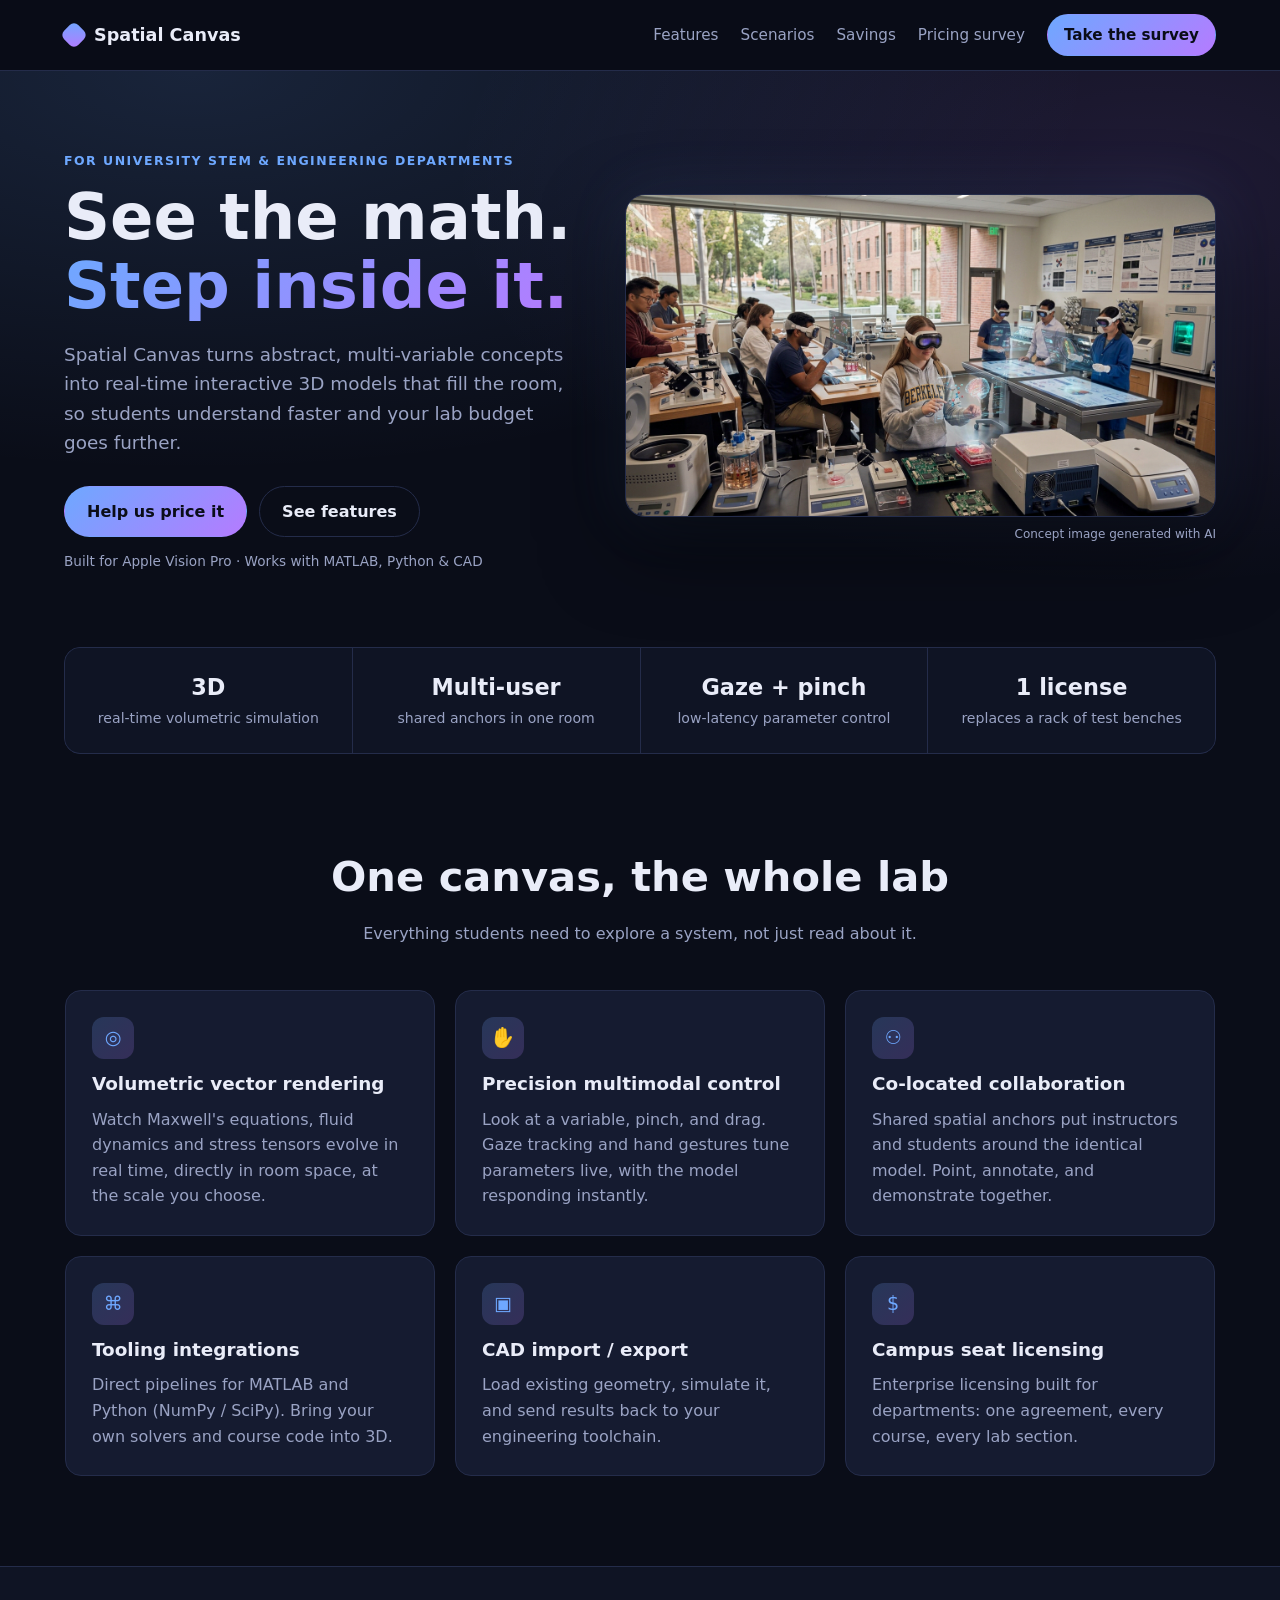
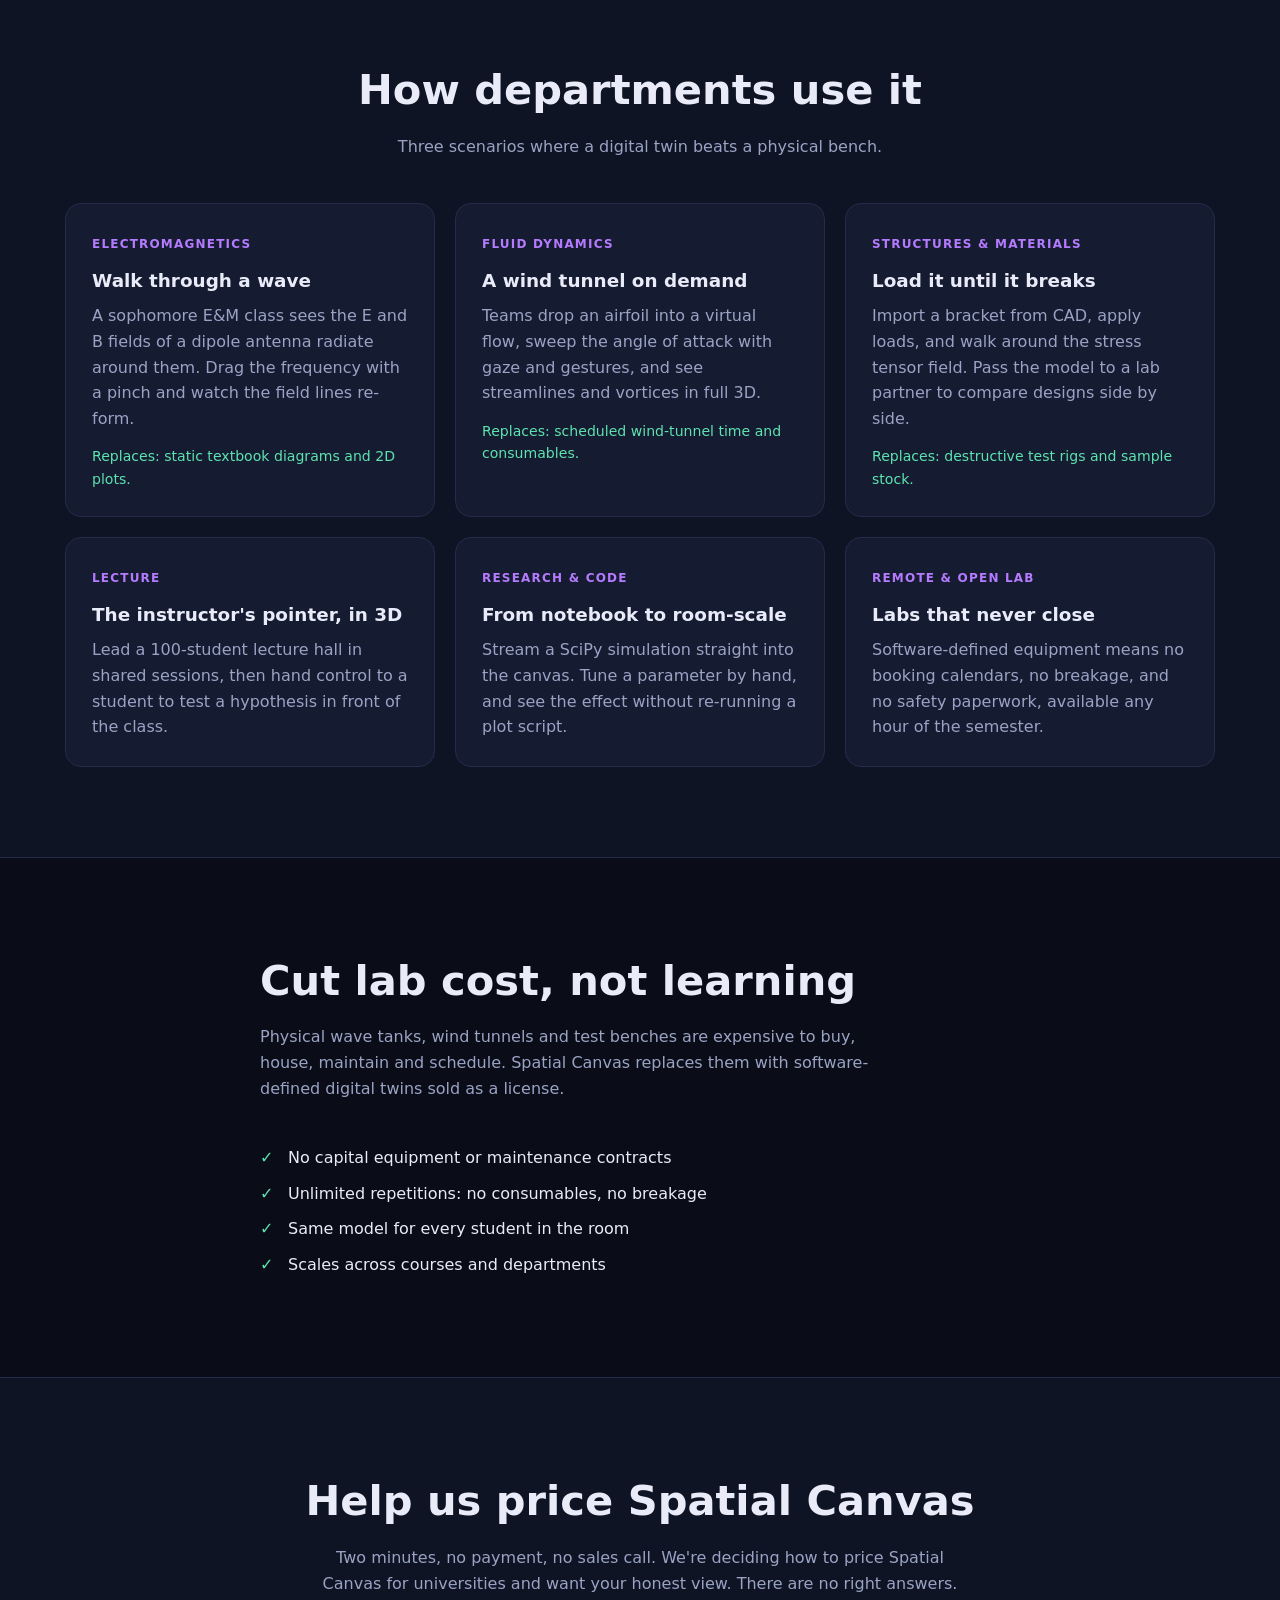
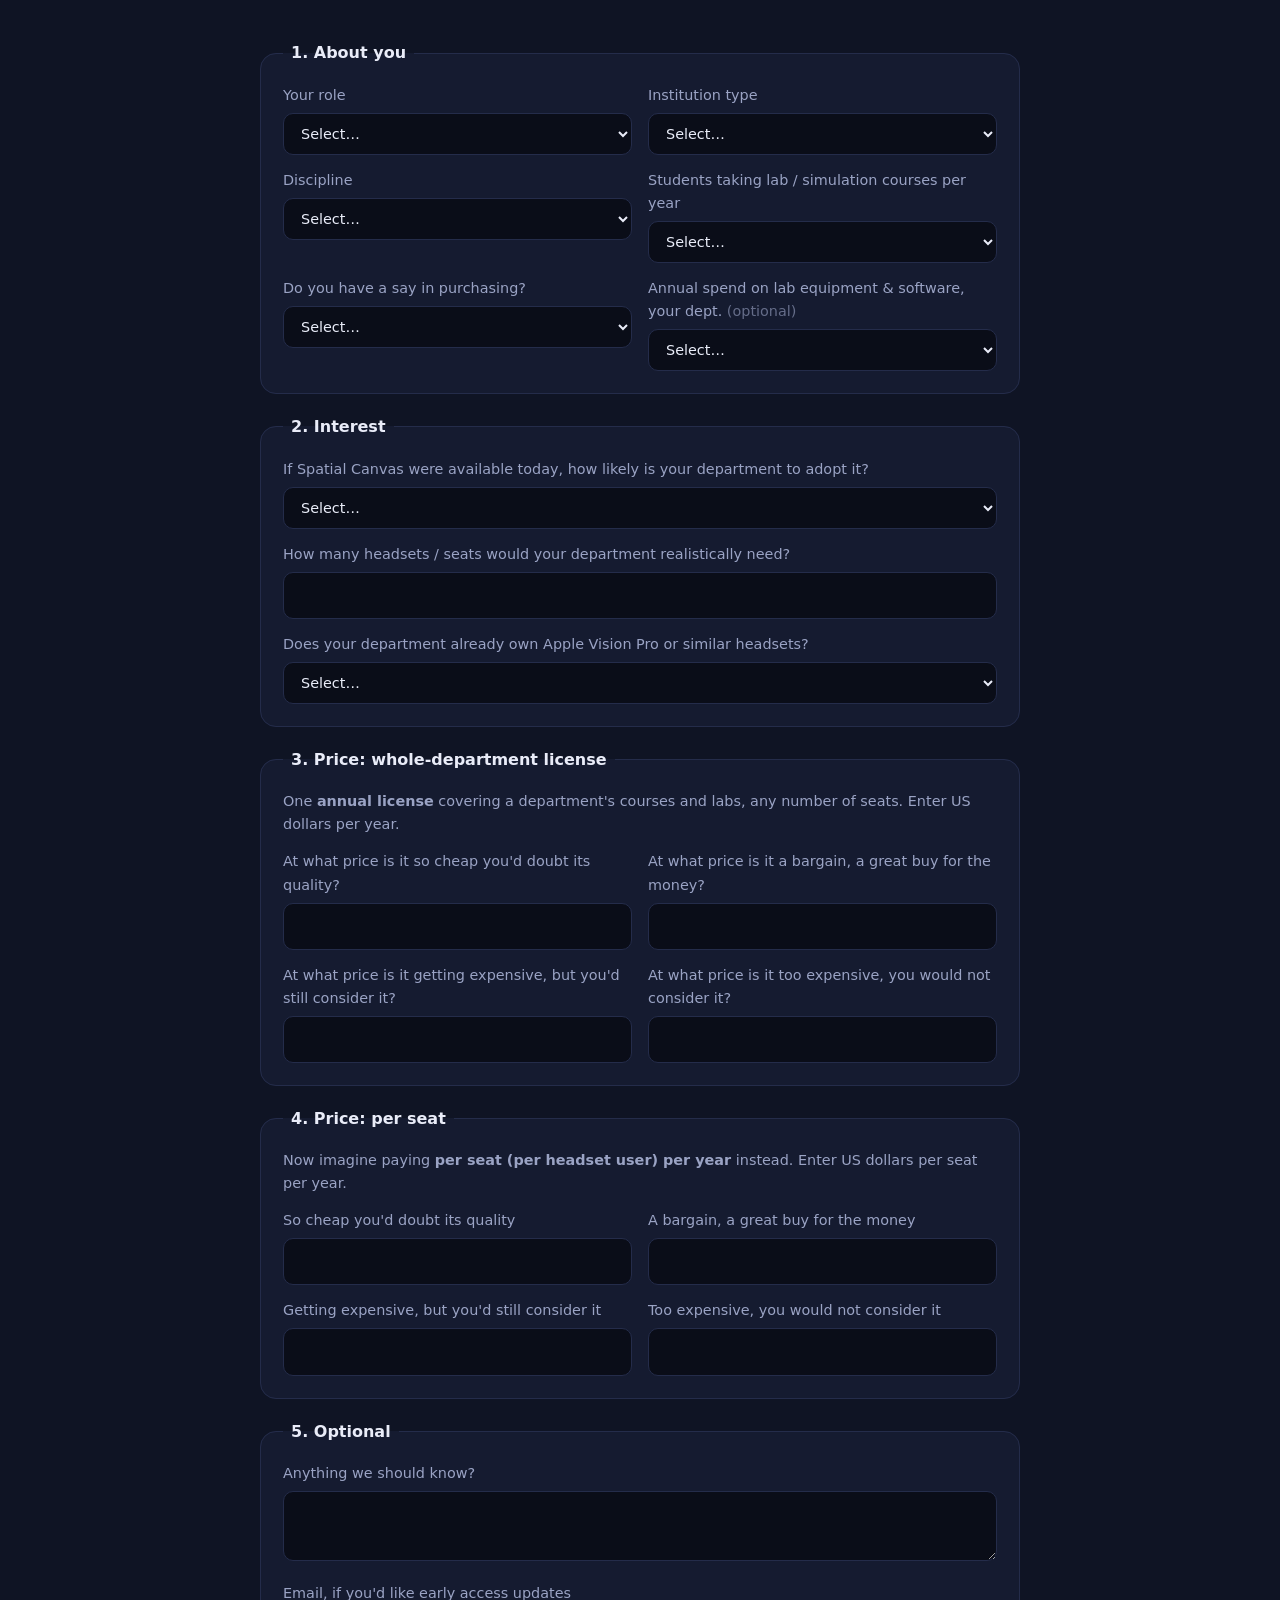
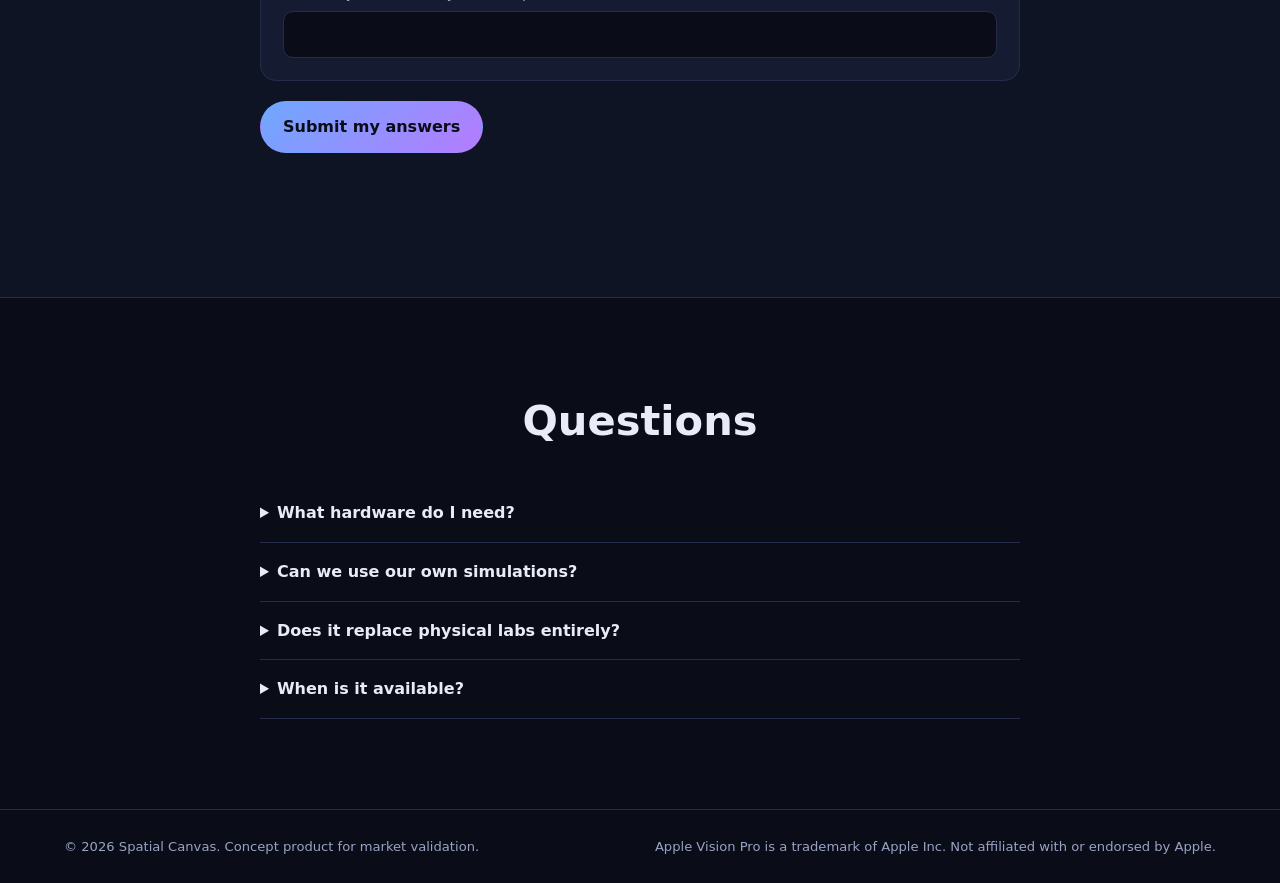
<file: index.html>
<!DOCTYPE html>
<html lang="en">
<head>
  <meta charset="utf-8">
  <meta name="viewport" content="width=device-width, initial-scale=1">
  <title>Spatial Canvas — Interactive 3D STEM labs for Apple Vision Pro</title>
  <meta name="description" content="Spatial Canvas turns Maxwell's equations, fluid dynamics and stress tensors into real-time interactive models in your classroom. Software-defined digital twins for university STEM departments.">
  <link rel="stylesheet" href="styles.css">
</head>
<body>
  <header class="nav">
    <a class="logo" href="#top"><span class="logo-mark"></span>Spatial Canvas</a>
    <nav>
      <a href="#features">Features</a>
      <a href="#scenarios">Scenarios</a>
      <a href="#savings">Savings</a>
      <a href="#survey">Pricing survey</a>
      <a class="btn btn-small" href="#survey">Take the survey</a>
    </nav>
  </header>

  <main id="top">
    <section class="hero">
      <div class="hero-text">
        <p class="eyebrow">For university STEM &amp; engineering departments</p>
        <h1>See the math. <span class="grad">Step inside it.</span></h1>
        <p class="lead">Spatial Canvas turns abstract, multi-variable concepts into real-time interactive 3D models that fill the room, so students understand faster and your lab budget goes further.</p>
        <div class="cta-row">
          <a class="btn" href="#survey">Help us price it</a>
          <a class="btn btn-ghost" href="#features">See features</a>
        </div>
        <p class="fine">Built for Apple Vision Pro · Works with MATLAB, Python &amp; CAD</p>
      </div>
      <figure class="hero-img">
        <img src="assets/hero.jpg" alt="Students and instructors in a university lab using Apple Vision headsets to manipulate holographic 3D models">
        <figcaption>Concept image generated with AI</figcaption>
      </figure>
    </section>

    <section class="stats">
      <div><strong>3D</strong><span>real-time volumetric simulation</span></div>
      <div><strong>Multi-user</strong><span>shared anchors in one room</span></div>
      <div><strong>Gaze + pinch</strong><span>low-latency parameter control</span></div>
      <div><strong>1 license</strong><span>replaces a rack of test benches</span></div>
    </section>

    <section id="features" class="section">
      <h2>One canvas, the whole lab</h2>
      <p class="sub">Everything students need to explore a system, not just read about it.</p>
      <div class="grid g3">
        <article class="card">
          <div class="icon">◎</div>
          <h3>Volumetric vector rendering</h3>
          <p>Watch Maxwell's equations, fluid dynamics and stress tensors evolve in real time, directly in room space, at the scale you choose.</p>
        </article>
        <article class="card">
          <div class="icon">✋</div>
          <h3>Precision multimodal control</h3>
          <p>Look at a variable, pinch, and drag. Gaze tracking and hand gestures tune parameters live, with the model responding instantly.</p>
        </article>
        <article class="card">
          <div class="icon">⚇</div>
          <h3>Co-located collaboration</h3>
          <p>Shared spatial anchors put instructors and students around the identical model. Point, annotate, and demonstrate together.</p>
        </article>
        <article class="card">
          <div class="icon">⌘</div>
          <h3>Tooling integrations</h3>
          <p>Direct pipelines for MATLAB and Python (NumPy / SciPy). Bring your own solvers and course code into 3D.</p>
        </article>
        <article class="card">
          <div class="icon">▣</div>
          <h3>CAD import / export</h3>
          <p>Load existing geometry, simulate it, and send results back to your engineering toolchain.</p>
        </article>
        <article class="card">
          <div class="icon">$</div>
          <h3>Campus seat licensing</h3>
          <p>Enterprise licensing built for departments: one agreement, every course, every lab section.</p>
        </article>
      </div>
    </section>

    <section id="scenarios" class="section alt">
      <h2>How departments use it</h2>
      <p class="sub">Three scenarios where a digital twin beats a physical bench.</p>
      <div class="grid g3">
        <article class="scenario">
          <span class="tag">Electromagnetics</span>
          <h3>Walk through a wave</h3>
          <p>A sophomore E&amp;M class sees the E and B fields of a dipole antenna radiate around them. Drag the frequency with a pinch and watch the field lines re-form.</p>
          <p class="outcome">Replaces: static textbook diagrams and 2D plots.</p>
        </article>
        <article class="scenario">
          <span class="tag">Fluid dynamics</span>
          <h3>A wind tunnel on demand</h3>
          <p>Teams drop an airfoil into a virtual flow, sweep the angle of attack with gaze and gestures, and see streamlines and vortices in full 3D.</p>
          <p class="outcome">Replaces: scheduled wind-tunnel time and consumables.</p>
        </article>
        <article class="scenario">
          <span class="tag">Structures &amp; materials</span>
          <h3>Load it until it breaks</h3>
          <p>Import a bracket from CAD, apply loads, and walk around the stress tensor field. Pass the model to a lab partner to compare designs side by side.</p>
          <p class="outcome">Replaces: destructive test rigs and sample stock.</p>
        </article>
        <article class="scenario">
          <span class="tag">Lecture</span>
          <h3>The instructor's pointer, in 3D</h3>
          <p>Lead a 100-student lecture hall in shared sessions, then hand control to a student to test a hypothesis in front of the class.</p>
        </article>
        <article class="scenario">
          <span class="tag">Research &amp; code</span>
          <h3>From notebook to room-scale</h3>
          <p>Stream a SciPy simulation straight into the canvas. Tune a parameter by hand, and see the effect without re-running a plot script.</p>
        </article>
        <article class="scenario">
          <span class="tag">Remote &amp; open lab</span>
          <h3>Labs that never close</h3>
          <p>Software-defined equipment means no booking calendars, no breakage, and no safety paperwork, available any hour of the semester.</p>
        </article>
      </div>
    </section>

    <section id="savings" class="section">
      <div class="split single">
        <div>
          <h2>Cut lab cost, not learning</h2>
          <p class="sub left">Physical wave tanks, wind tunnels and test benches are expensive to buy, house, maintain and schedule. Spatial Canvas replaces them with software-defined digital twins sold as a license.</p>
          <ul class="checks">
            <li>No capital equipment or maintenance contracts</li>
            <li>Unlimited repetitions: no consumables, no breakage</li>
            <li>Same model for every student in the room</li>
            <li>Scales across courses and departments</li>
          </ul>
        </div>
      </div>
    </section>

    <section id="survey" class="section alt">
      <h2>Help us price Spatial Canvas</h2>
      <p class="sub">Two minutes, no payment, no sales call. We're deciding how to price Spatial Canvas for universities and want your honest view. There are no right answers.</p>
      <form id="survey-form" novalidate>
        <fieldset>
          <legend>1. About you</legend>
          <div class="row">
            <label>Your role
              <select name="role" required>
                <option value="">Select…</option>
                <option>Faculty / instructor</option>
                <option>Department chair / head</option>
                <option>Lab manager / technician</option>
                <option>Graduate student</option>
                <option>Undergraduate student</option>
                <option>IT / educational technology</option>
                <option>Other</option>
              </select>
            </label>
            <label>Institution type
              <select name="institution_type" required>
                <option value="">Select…</option>
                <option>Research university (R1/R2)</option>
                <option>Teaching-focused university</option>
                <option>Community college</option>
                <option>Other</option>
              </select>
            </label>
          </div>
          <div class="row">
            <label>Discipline
              <select name="discipline" required>
                <option value="">Select…</option>
                <option>Electrical / computer engineering</option>
                <option>Mechanical / aerospace engineering</option>
                <option>Civil / materials engineering</option>
                <option>Physics</option>
                <option>Chemistry / chemical engineering</option>
                <option>Mathematics</option>
                <option>Biology / bioengineering</option>
                <option>Other</option>
              </select>
            </label>
            <label>Students taking lab / simulation courses per year
              <select name="students_per_year" required>
                <option value="">Select…</option>
                <option>Under 50</option>
                <option>50–199</option>
                <option>200–499</option>
                <option>500–999</option>
                <option>1,000+</option>
              </select>
            </label>
          </div>
          <div class="row">
            <label>Do you have a say in purchasing?
              <select name="buying_role" required>
                <option value="">Select…</option>
                <option>I decide / approve</option>
                <option>I influence the decision</option>
                <option>No, but I use these tools</option>
              </select>
            </label>
            <label>Annual spend on lab equipment &amp; software, your dept. <span class="opt">(optional)</span>
              <select name="current_spend">
                <option value="">Select…</option>
                <option>Under $10k</option>
                <option>$10k–$50k</option>
                <option>$50k–$250k</option>
                <option>$250k+</option>
                <option>Not sure</option>
              </select>
            </label>
          </div>
        </fieldset>

        <fieldset>
          <legend>2. Interest</legend>
          <label>If Spatial Canvas were available today, how likely is your department to adopt it?
            <select name="intent" required>
              <option value="">Select…</option>
              <option value="5">Definitely would</option>
              <option value="4">Probably would</option>
              <option value="3">Might or might not</option>
              <option value="2">Probably would not</option>
              <option value="1">Definitely would not</option>
            </select>
          </label>
          <label>How many headsets / seats would your department realistically need?
            <input name="seats_needed" type="number" min="1" max="10000" step="1" required>
          </label>
          <label>Does your department already own Apple Vision Pro or similar headsets?
            <select name="owns_headsets" required>
              <option value="">Select…</option>
              <option>Yes</option>
              <option>No</option>
              <option>Not sure</option>
            </select>
          </label>
        </fieldset>

        <fieldset>
          <legend>3. Price: whole-department license</legend>
          <p class="hint">One <strong>annual license</strong> covering a department's courses and labs, any number of seats. Enter US dollars per year.</p>
          <div class="row">
            <label>At what price is it so cheap you'd doubt its quality?
              <input class="money" data-grp="dept" data-k="too_cheap" name="dept_too_cheap" type="number" min="0" step="any" required>
            </label>
            <label>At what price is it a bargain, a great buy for the money?
              <input class="money" data-grp="dept" data-k="cheap" name="dept_cheap" type="number" min="0" step="any" required>
            </label>
          </div>
          <div class="row">
            <label>At what price is it getting expensive, but you'd still consider it?
              <input class="money" data-grp="dept" data-k="expensive" name="dept_expensive" type="number" min="0" step="any" required>
            </label>
            <label>At what price is it too expensive, you would not consider it?
              <input class="money" data-grp="dept" data-k="too_expensive" name="dept_too_expensive" type="number" min="0" step="any" required>
            </label>
          </div>
        </fieldset>

        <fieldset>
          <legend>4. Price: per seat</legend>
          <p class="hint">Now imagine paying <strong>per seat (per headset user) per year</strong> instead. Enter US dollars per seat per year.</p>
          <div class="row">
            <label>So cheap you'd doubt its quality
              <input class="money" data-grp="seat" data-k="too_cheap" name="seat_too_cheap" type="number" min="0" step="any" required>
            </label>
            <label>A bargain, a great buy for the money
              <input class="money" data-grp="seat" data-k="cheap" name="seat_cheap" type="number" min="0" step="any" required>
            </label>
          </div>
          <div class="row">
            <label>Getting expensive, but you'd still consider it
              <input class="money" data-grp="seat" data-k="expensive" name="seat_expensive" type="number" min="0" step="any" required>
            </label>
            <label>Too expensive, you would not consider it
              <input class="money" data-grp="seat" data-k="too_expensive" name="seat_too_expensive" type="number" min="0" step="any" required>
            </label>
          </div>
        </fieldset>

        <fieldset>
          <legend>5. Optional</legend>
          <label>Anything we should know? <textarea name="notes" rows="2"></textarea></label>
          <label>Email, if you'd like early access updates <input name="email" type="email" autocomplete="email"></label>
        </fieldset>

        <input type="text" name="website" class="hp" tabindex="-1" autocomplete="off" aria-hidden="true">
        <button class="btn" type="submit">Submit my answers</button>
        <p id="form-msg" role="status"></p>
      </form>
    </section>

    <section id="faq" class="section">
      <h2>Questions</h2>
      <div class="faq">
        <details><summary>What hardware do I need?</summary><p>Spatial Canvas runs on Apple Vision Pro. Co-located sessions let several headsets share one model in the same room.</p></details>
        <details><summary>Can we use our own simulations?</summary><p>Yes. MATLAB and Python (NumPy / SciPy) pipelines let you stream your own solvers in, and CAD formats can be imported and exported.</p></details>
        <details><summary>Does it replace physical labs entirely?</summary><p>It's designed to replace the expensive, scarce, or hard-to-visualize setups, such as wind tunnels, wave tanks and test benches, and to complement hands-on work elsewhere.</p></details>
        <details><summary>When is it available?</summary><p>We're validating pricing with departments now. Leave your email in the survey above and we'll keep you posted.</p></details>
      </div>
    </section>

  </main>

  <footer>
    <span>© <span id="yr"></span> Spatial Canvas. Concept product for market validation.</span>
    <span>Apple Vision Pro is a trademark of Apple Inc. Not affiliated with or endorsed by Apple.</span>
  </footer>

  <script src="script.js"></script>
</body>
</html>
</file>
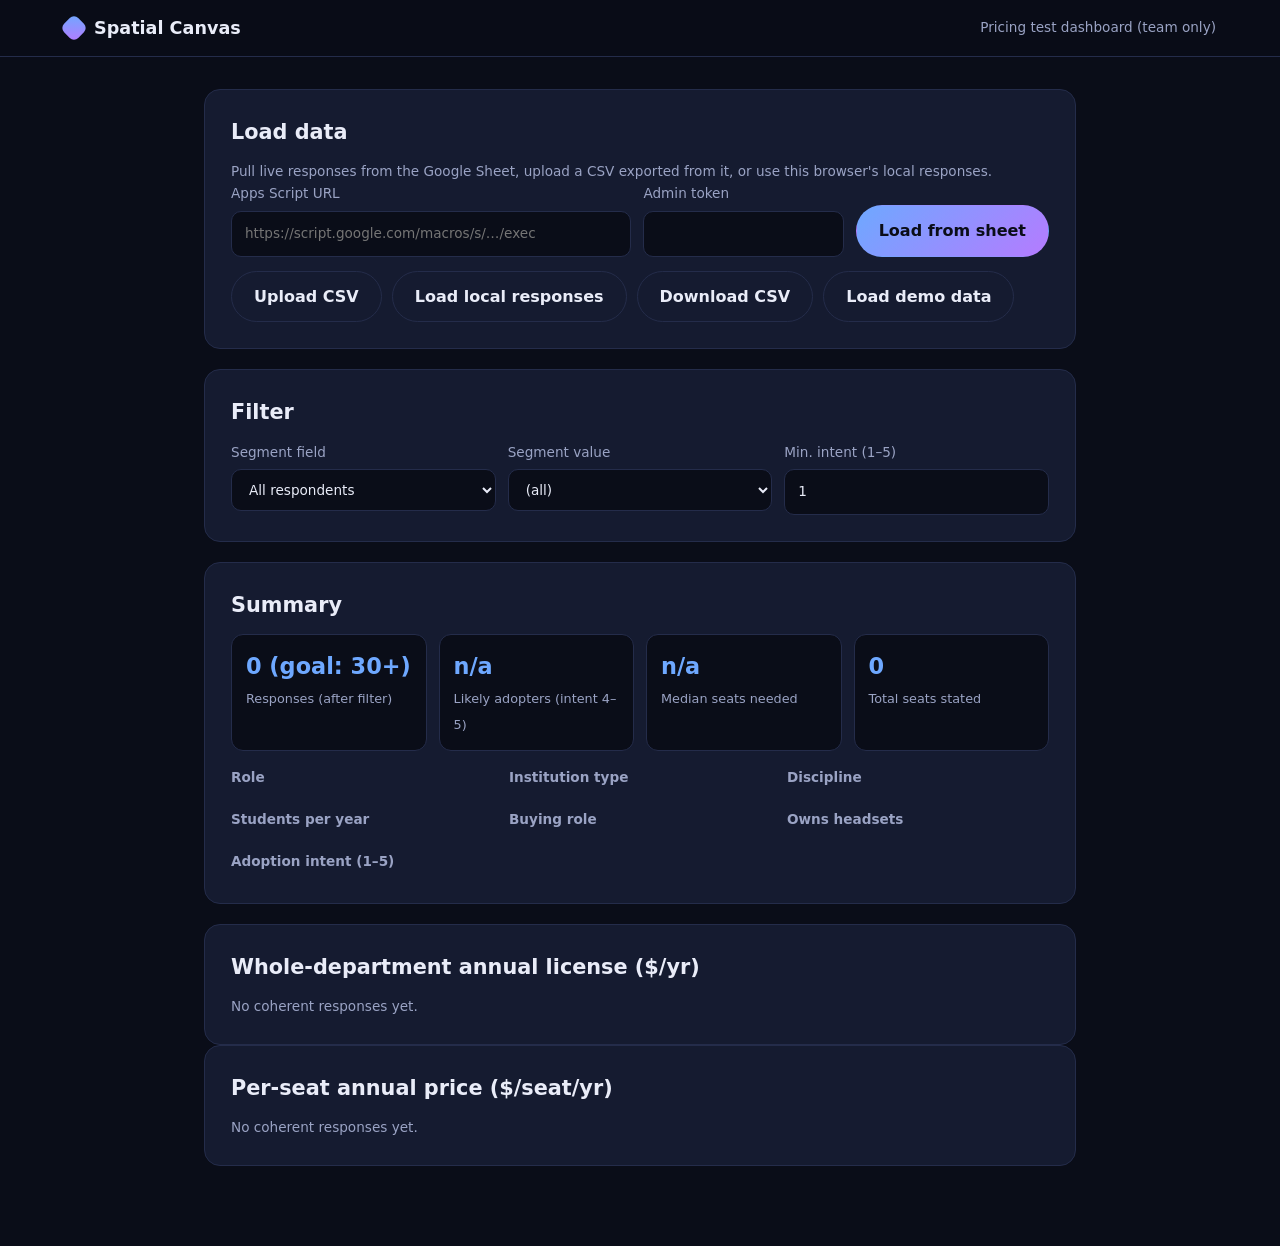
<file: admin.html>
<!DOCTYPE html>
<html lang="en">
<head>
  <meta charset="utf-8">
  <meta name="viewport" content="width=device-width, initial-scale=1">
  <meta name="robots" content="noindex,nofollow">
  <title>Spatial Canvas — Pricing test dashboard</title>
  <link rel="stylesheet" href="styles.css">
  <link rel="stylesheet" href="admin.css">
</head>
<body class="admin">
  <header class="nav">
    <a class="logo" href="index.html"><span class="logo-mark"></span>Spatial Canvas</a>
    <span class="fine">Pricing test dashboard (team only)</span>
  </header>

  <main class="wrap">
    <section class="card">
      <h2>Load data</h2>
      <p class="fine left">Pull live responses from the Google Sheet, upload a CSV exported from it, or use this browser's local responses.</p>
      <div class="row3">
        <label>Apps Script URL <input id="url" placeholder="https://script.google.com/macros/s/…/exec"></label>
        <label>Admin token <input id="token" type="password"></label>
        <button class="btn" id="load-remote">Load from sheet</button>
      </div>
      <div class="actions">
        <label class="btn btn-ghost">Upload CSV <input id="csv" type="file" accept=".csv" hidden></label>
        <button class="btn btn-ghost" id="load-local">Load local responses</button>
        <button class="btn btn-ghost" id="download">Download CSV</button>
        <button class="btn btn-ghost" id="demo">Load demo data</button>
      </div>
      <p id="status" class="fine left" role="status"></p>
    </section>

    <section class="card">
      <h2>Filter</h2>
      <div class="filters">
        <label>Segment field
          <select id="seg-field">
            <option value="">All respondents</option>
            <option value="role">Role</option>
            <option value="institution_type">Institution type</option>
            <option value="discipline">Discipline</option>
            <option value="students_per_year">Students per year</option>
            <option value="buying_role">Buying role</option>
            <option value="owns_headsets">Owns headsets</option>
            <option value="src">Source (?src=)</option>
            <option value="variant">Variant (?v=)</option>
          </select>
        </label>
        <label>Segment value <select id="seg-value"><option value="">(all)</option></select></label>
        <label>Min. intent (1–5) <input id="min-intent" type="number" min="1" max="5" value="1"></label>
      </div>
    </section>

    <section class="card">
      <h2>Summary</h2>
      <div id="summary" class="kpis"></div>
      <div id="profile" class="profile"></div>
    </section>

    <div id="vw-wrap"></div>
  </main>

  <script src="vw.js"></script>
  <script src="admin.js"></script>
</body>
</html>
</file>
<file: styles.css>
:root {
  --bg: #0a0d18;
  --bg2: #0f1424;
  --card: #151b30;
  --line: #242c4a;
  --text: #e9ecf8;
  --muted: #9aa3c4;
  --a: #6ea8ff;
  --b: #b57bff;
  --ok: #5ee3b0;
}
* { box-sizing: border-box; }
html { scroll-behavior: smooth; }
body {
  margin: 0;
  font-family: Inter, system-ui, -apple-system, "Segoe UI", Roboto, sans-serif;
  background: var(--bg);
  color: var(--text);
  line-height: 1.6;
}
a { color: inherit; text-decoration: none; }
img { max-width: 100%; display: block; }

.nav {
  position: sticky; top: 0; z-index: 10;
  display: flex; justify-content: space-between; align-items: center;
  padding: 14px 5vw;
  background: rgba(10, 13, 24, .85);
  backdrop-filter: blur(10px);
  border-bottom: 1px solid var(--line);
}
.nav nav { display: flex; gap: 22px; align-items: center; font-size: .95rem; color: var(--muted); }
.nav nav a:hover { color: var(--text); }
.logo { display: flex; align-items: center; gap: 10px; font-weight: 700; font-size: 1.1rem; }
.logo-mark {
  width: 20px; height: 20px; border-radius: 6px;
  background: linear-gradient(135deg, var(--a), var(--b));
  transform: rotate(45deg);
}

.btn {
  display: inline-block; cursor: pointer; border: 1px solid transparent;
  padding: 12px 22px; border-radius: 999px; font: inherit; font-weight: 600;
  color: #0a0d18; background: linear-gradient(135deg, var(--a), var(--b));
  transition: transform .15s, box-shadow .15s;
}
.btn:hover { transform: translateY(-1px); box-shadow: 0 8px 24px rgba(110, 168, 255, .3); }
.btn-ghost { background: transparent; color: var(--text); border-color: var(--line); }
.btn-ghost:hover { border-color: var(--a); box-shadow: none; }
.nav .btn-small { padding: 8px 16px; color: #0a0d18; }
.nav .btn-small:hover { color: #0a0d18; }

.hero {
  display: grid; grid-template-columns: 1fr 1.15fr; gap: 48px; align-items: center;
  padding: 80px 5vw 60px;
  background: radial-gradient(900px 400px at 15% 0%, rgba(110, 168, 255, .15), transparent),
              radial-gradient(700px 400px at 90% 20%, rgba(181, 123, 255, .13), transparent);
}
.eyebrow { color: var(--a); text-transform: uppercase; letter-spacing: .12em; font-size: .78rem; font-weight: 700; margin: 0 0 12px; }
h1 { font-size: clamp(2.4rem, 5vw, 4rem); line-height: 1.08; margin: 0 0 18px; }
.grad { background: linear-gradient(135deg, var(--a), var(--b)); -webkit-background-clip: text; background-clip: text; color: transparent; }
.lead { font-size: 1.15rem; color: var(--muted); max-width: 34em; }
.cta-row { display: flex; gap: 12px; flex-wrap: wrap; margin: 28px 0 14px; }
.fine { color: var(--muted); font-size: .85rem; }
.center { text-align: center; }
.hero-img { margin: 0; }
.hero-img img { border-radius: 20px; border: 1px solid var(--line); box-shadow: 0 30px 80px rgba(0, 0, 0, .5), 0 0 60px rgba(110, 168, 255, .12); }
.hero-img figcaption { color: var(--muted); font-size: .75rem; text-align: right; margin-top: 8px; }

.stats {
  display: grid; grid-template-columns: repeat(4, 1fr); gap: 1px;
  margin: 0 5vw; background: var(--line); border: 1px solid var(--line); border-radius: 16px; overflow: hidden;
}
.stats div { background: var(--bg2); padding: 22px; text-align: center; }
.stats strong { display: block; font-size: 1.4rem; }
.stats span { color: var(--muted); font-size: .88rem; }

.section { padding: 90px 5vw; }
.section.alt { background: var(--bg2); border-block: 1px solid var(--line); }
h2 { font-size: clamp(1.8rem, 3.5vw, 2.6rem); margin: 0 0 10px; text-align: center; }
.sub { text-align: center; color: var(--muted); max-width: 40em; margin: 0 auto 44px; }
.sub.left { text-align: left; margin-left: 0; }
.split h2 { text-align: left; }

.grid { display: grid; gap: 20px; max-width: 1150px; margin: 0 auto; }
.g3 { grid-template-columns: repeat(3, 1fr); }
.card, .scenario, .plan {
  background: var(--card); border: 1px solid var(--line); border-radius: 16px; padding: 26px;
}
.card h3, .scenario h3, .plan h3 { margin: 10px 0 8px; font-size: 1.15rem; }
.card p, .scenario p { color: var(--muted); margin: 0; }
.icon {
  width: 42px; height: 42px; border-radius: 12px; display: grid; place-items: center;
  background: linear-gradient(135deg, rgba(110, 168, 255, .2), rgba(181, 123, 255, .2)); color: var(--a); font-size: 1.2rem;
}
.tag { font-size: .75rem; color: var(--b); text-transform: uppercase; letter-spacing: .1em; font-weight: 700; }
.outcome { margin-top: 14px !important; color: var(--ok) !important; font-size: .88rem; }

.split { display: grid; grid-template-columns: 1.1fr 1fr; gap: 48px; max-width: 1150px; margin: 0 auto; align-items: center; }
.checks { list-style: none; padding: 0; margin: 0; }
.checks li { padding-left: 28px; position: relative; margin: 10px 0; }
.checks li::before { content: "✓"; position: absolute; left: 0; color: var(--ok); font-weight: 700; }
.calc label { display: block; margin: 14px 0; font-size: .9rem; color: var(--muted); }
.calc-out { margin-top: 18px !important; color: var(--text) !important; }
.calc-out strong { color: var(--a); }

input, select, textarea {
  width: 100%; margin-top: 6px; padding: 11px 13px; font: inherit; color: var(--text);
  background: var(--bg); border: 1px solid var(--line); border-radius: 10px;
}
input:focus, select:focus, textarea:focus { outline: 2px solid var(--a); outline-offset: 1px; }

.plan { position: relative; display: flex; flex-direction: column; }
.plan.featured { border-color: var(--a); box-shadow: 0 0 0 1px var(--a), 0 20px 60px rgba(110, 168, 255, .15); }
.badge {
  position: absolute; top: -12px; left: 50%; transform: translateX(-50%);
  background: linear-gradient(135deg, var(--a), var(--b)); color: #0a0d18;
  font-size: .72rem; font-weight: 700; padding: 4px 12px; border-radius: 999px;
}
.price { font-size: 2.4rem; font-weight: 800; margin: 6px 0 0; }
.price span { font-size: .95rem; color: var(--muted); font-weight: 400; margin-left: 4px; }
.plan-for { color: var(--muted); margin-top: 0; }
.plan ul { list-style: none; padding: 0; margin: 14px 0 24px; flex: 1; }
.plan li { padding: 6px 0 6px 24px; position: relative; font-size: .94rem; }
.plan li::before { content: "✓"; position: absolute; left: 0; color: var(--ok); }
.plan .btn { text-align: center; }

.faq { max-width: 760px; margin: 30px auto 0; }
details { border-bottom: 1px solid var(--line); padding: 16px 0; }
summary { cursor: pointer; font-weight: 600; }
details p { color: var(--muted); margin: 10px 0 0; }

.cta { background: radial-gradient(700px 300px at 50% 0%, rgba(181, 123, 255, .15), transparent); }
#lead-form { max-width: 700px; margin: 0 auto; }
#lead-form label { display: block; font-size: .9rem; color: var(--muted); margin-bottom: 14px; }
.row { display: grid; grid-template-columns: 1fr 1fr; gap: 16px; }
.opt { opacity: .6; }
#form-msg { min-height: 1.5em; margin-top: 14px; color: var(--ok); }
#form-msg.err { color: #ff8a8a; }

footer {
  display: flex; justify-content: space-between; gap: 16px; flex-wrap: wrap;
  padding: 26px 5vw; border-top: 1px solid var(--line); color: var(--muted); font-size: .82rem;
}

@media (max-width: 900px) {
  .hero, .split { grid-template-columns: 1fr; }
  .g3 { grid-template-columns: 1fr; }
  .stats { grid-template-columns: 1fr 1fr; }
  .nav nav a:not(.btn) { display: none; }
  .row { grid-template-columns: 1fr; }
}

.split.single { grid-template-columns: 1fr; max-width: 760px; }
#survey-form { max-width: 760px; margin: 0 auto; }
#survey-form fieldset { border: 1px solid var(--line); border-radius: 16px; padding: 18px 22px 8px; margin: 0 0 20px; background: var(--card); }
#survey-form legend { padding: 0 8px; font-weight: 700; }
#survey-form label { display: block; font-size: .9rem; color: var(--muted); margin-bottom: 14px; }
.hint { color: var(--muted); font-size: .9rem; margin: 0 0 14px; }
.hp { position: absolute; left: -9999px; width: 1px; height: 1px; opacity: 0; }
input:user-invalid, select:user-invalid { border-color: #ff8a8a; }
</file>
<file: admin.css>
.wrap { max-width: 1000px; margin: 0 auto; padding: 32px 5vw 80px; display: grid; gap: 20px; }
.admin h2 { text-align: left; font-size: 1.3rem; margin-bottom: 12px; }
.left { text-align: left; margin-left: 0; }
.row3 { display: grid; grid-template-columns: 2fr 1fr auto; gap: 12px; align-items: end; }
.row3 label, .filters label { font-size: .85rem; color: var(--muted); }
.actions { display: flex; gap: 10px; flex-wrap: wrap; margin-top: 14px; }
.filters { display: grid; grid-template-columns: repeat(3, 1fr); gap: 12px; }
.kpis { display: grid; grid-template-columns: repeat(auto-fit, minmax(170px, 1fr)); gap: 12px; margin-bottom: 16px; }
.kpis > div { background: var(--bg); border: 1px solid var(--line); border-radius: 12px; padding: 14px; }
.kpis strong { display: block; font-size: 1.4rem; color: var(--a); }
.kpis span { color: var(--muted); font-size: .8rem; }
.profile { display: grid; grid-template-columns: repeat(auto-fit, minmax(200px, 1fr)); gap: 16px; }
.profile h4 { margin: 0 0 4px; font-size: .85rem; color: var(--muted); }
.profile ul { margin: 0; padding-left: 18px; font-size: .88rem; }
.legend { display: flex; gap: 18px; flex-wrap: wrap; margin: 10px 0; font-size: .85rem; }
.legend span::before { content: ""; display: inline-block; width: 18px; height: 3px; background: var(--c); margin-right: 6px; vertical-align: middle; }
.lookup { color: var(--muted); }
.lookup input { width: 110px; display: inline-block; margin: 0 4px; padding: 4px 8px; }
@media (max-width: 700px) { .row3, .filters { grid-template-columns: 1fr; } }
</file>
